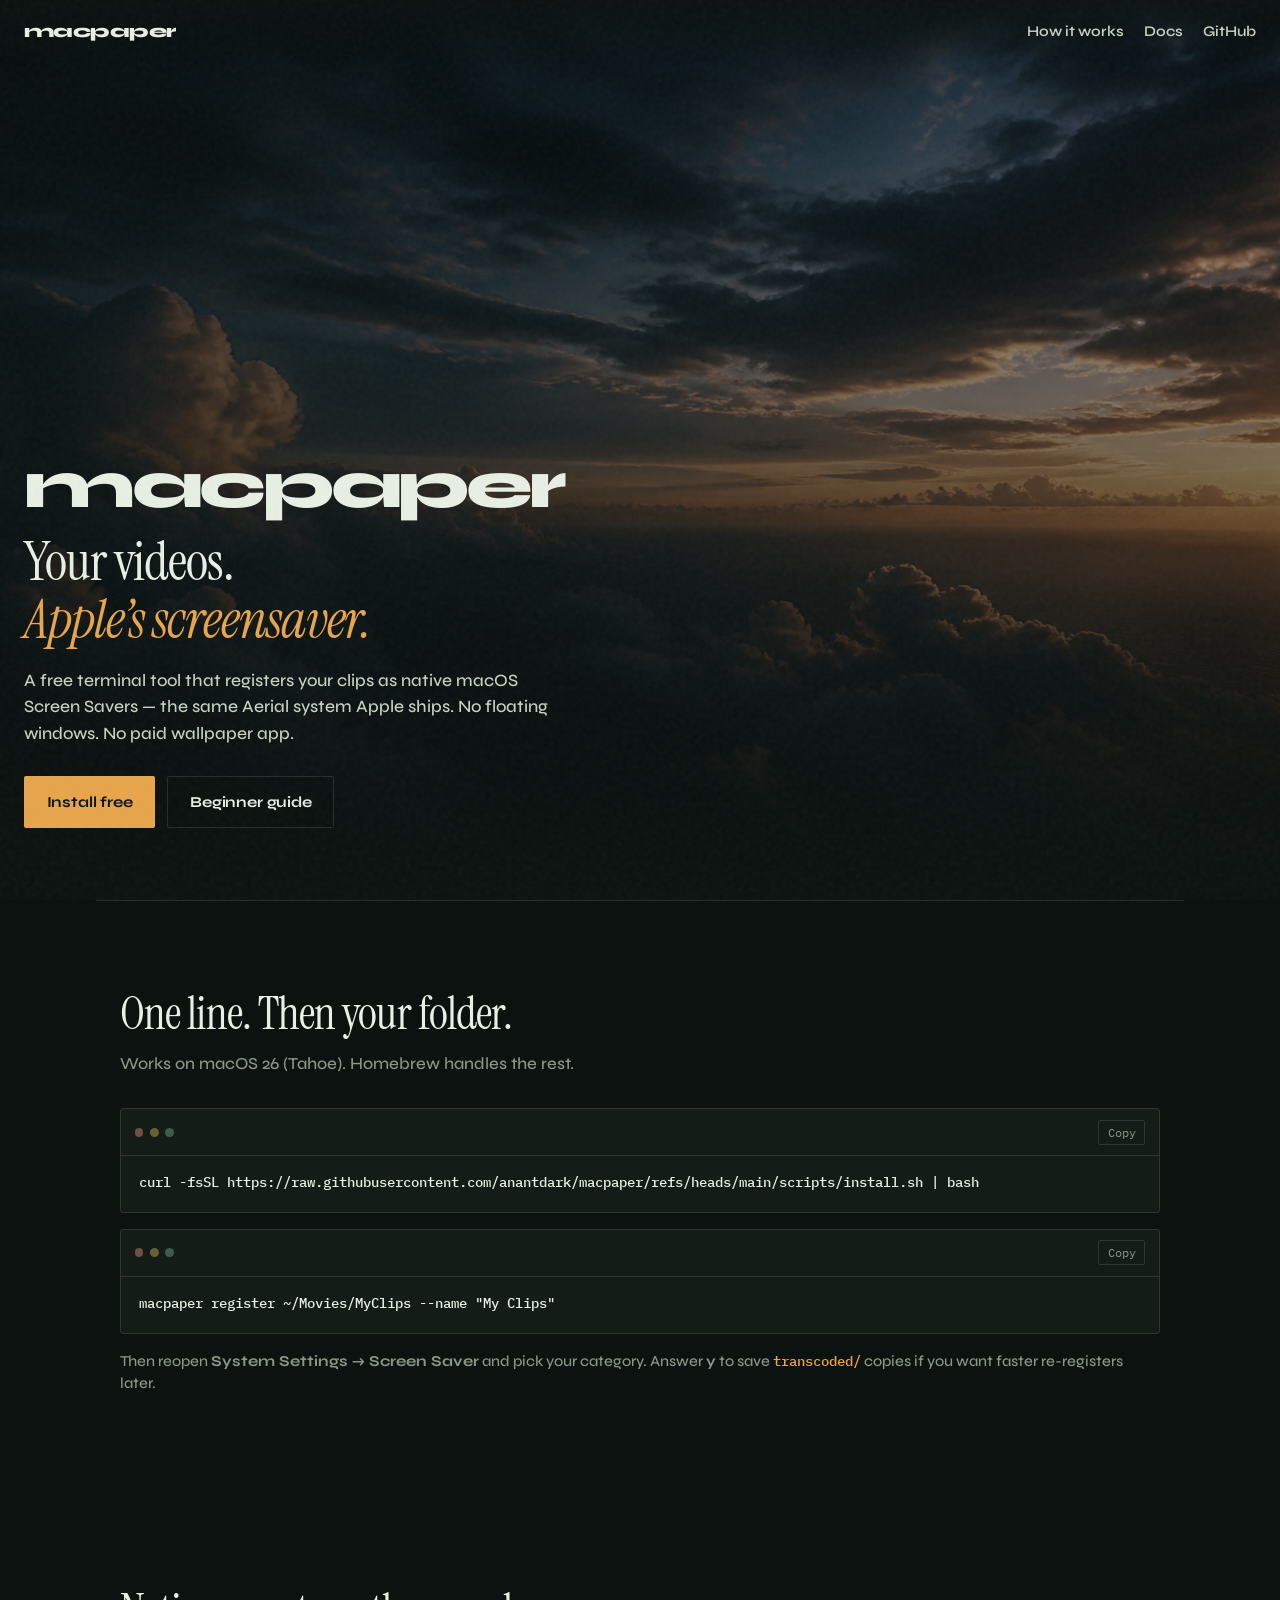
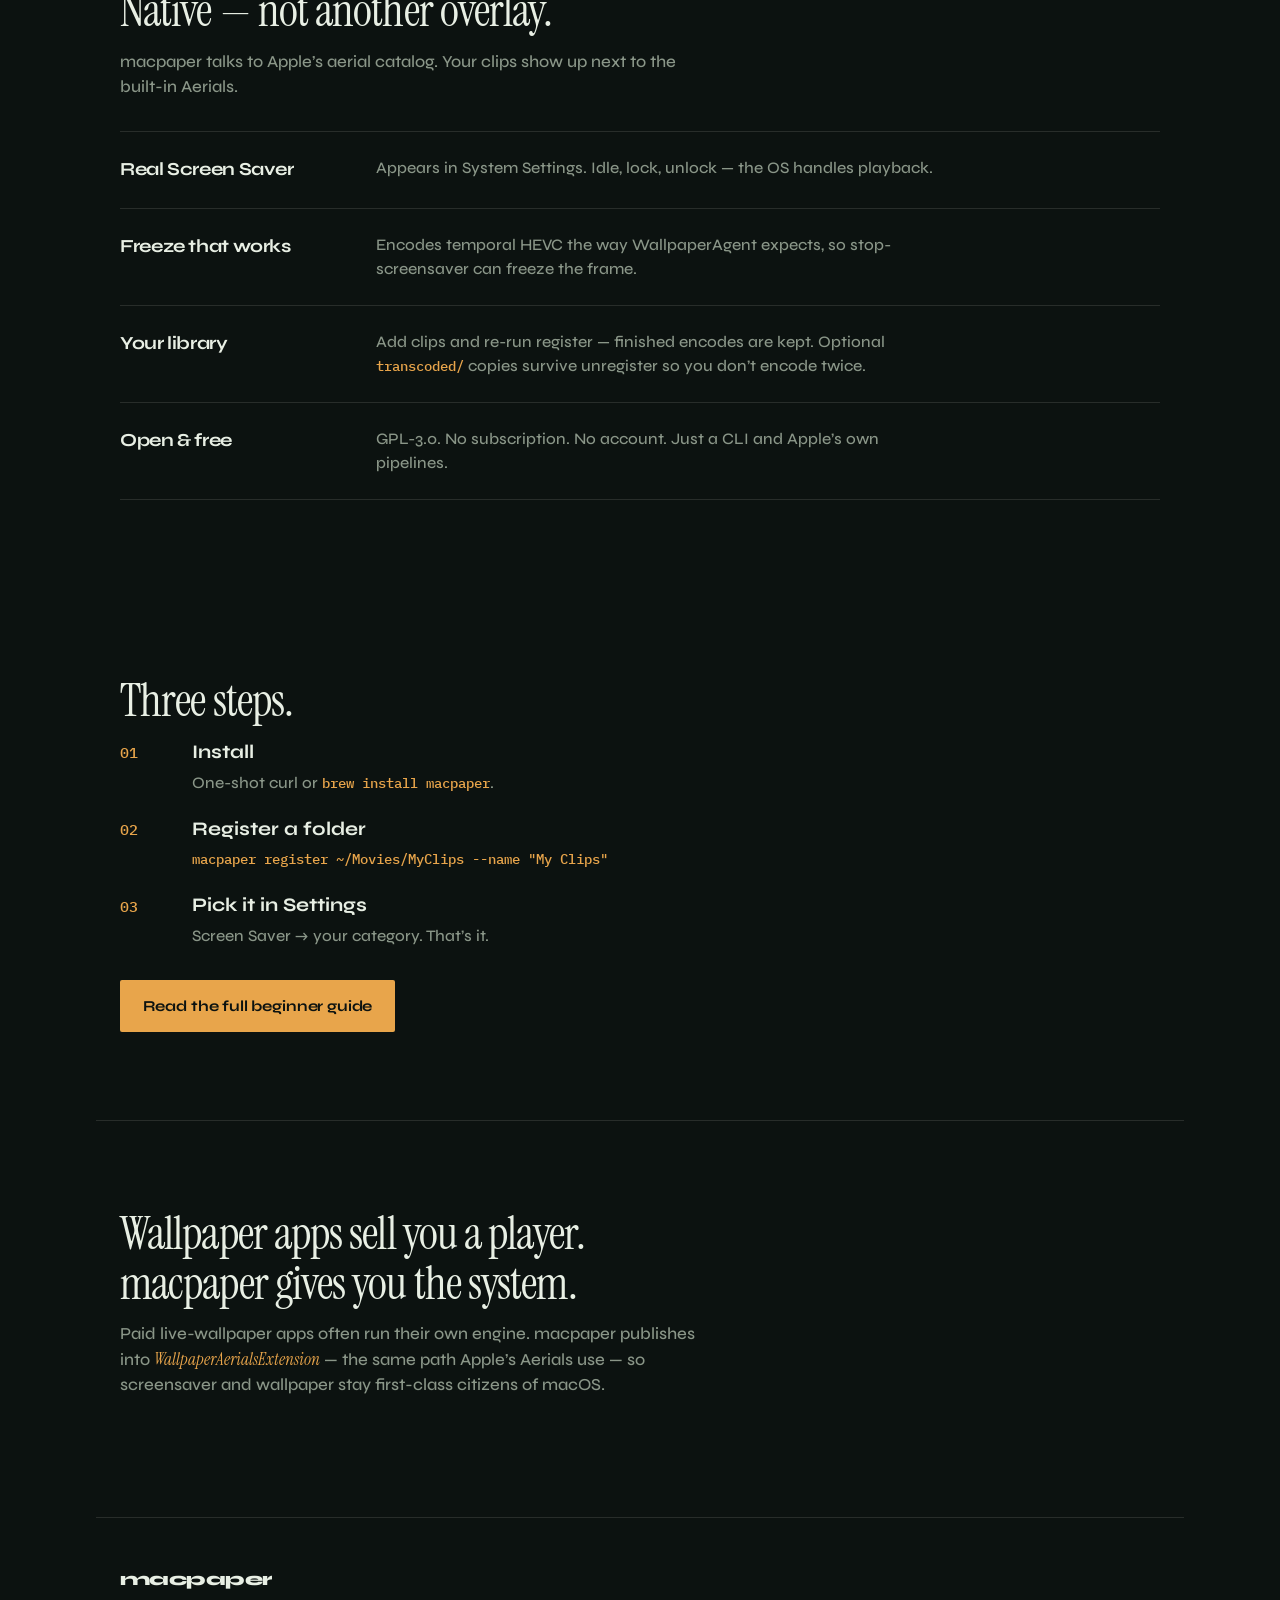
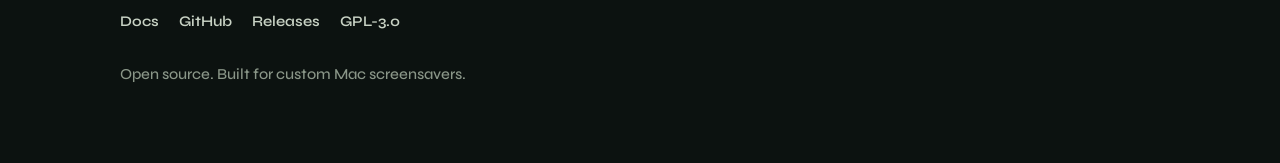
<file: index.html>
<!DOCTYPE html>
<html lang="en">
<head>
  <meta charset="utf-8" />
  <meta name="viewport" content="width=device-width, initial-scale=1" />
  <title>macpaper — Custom video screensavers for Mac</title>
  <meta name="description" content="macpaper turns your videos into native macOS Screen Savers — the same Aerial pipeline Apple uses. Free, open source, terminal-native." />
  <meta property="og:title" content="macpaper — Custom video screensavers for Mac" />
  <meta property="og:description" content="Drop a folder of videos. Get a real Mac screensaver. No paid app, no overlay windows." />
  <meta property="og:type" content="website" />
  <link rel="preconnect" href="https://fonts.googleapis.com" />
  <link rel="preconnect" href="https://fonts.gstatic.com" crossorigin />
  <link href="https://fonts.googleapis.com/css2?family=Instrument+Serif:ital@0;1&family=Syne:wght@500;600;700;800&family=IBM+Plex+Mono:wght@400;500&display=swap" rel="stylesheet" />
  <link rel="stylesheet" href="styles.css" />
</head>
<body>
  <div class="noise" aria-hidden="true"></div>

  <header class="site-header">
    <a class="brand" href="./">macpaper</a>
    <button type="button" class="nav-toggle" aria-expanded="false" aria-controls="site-nav" aria-label="Menu"><svg class="icon-menu" viewBox="0 0 24 24" aria-hidden="true"><path d="M4 7h16M4 12h16M4 17h16"/></svg><svg class="icon-close" viewBox="0 0 24 24" aria-hidden="true"><path d="M6 6l12 12M18 6L6 18"/></svg></button>
    <nav id="site-nav">
      <a href="#how">How it works</a>
      <a href="docs/">Docs</a>
      <a href="https://github.com/anantdark/macpaper" rel="noopener">GitHub</a>
    </nav>
  </header>

  <main>
    <section class="hero">
      <div class="hero-media" aria-hidden="true">
        <img src="assets/hero-aerial.jpg" alt="" />
        <div class="hero-veil"></div>
      </div>
      <div class="hero-copy">
        <p class="brand-mark">macpaper</p>
        <h1>Your videos.<br /><em>Apple’s screensaver.</em></h1>
        <p class="lede">
          A free terminal tool that registers your clips as native macOS Screen Savers —
          the same Aerial system Apple ships. No floating windows. No paid wallpaper app.
        </p>
        <div class="cta-row">
          <a class="btn primary" href="#install">Install free</a>
          <a class="btn ghost" href="docs/">Beginner guide</a>
        </div>
      </div>
    </section>

    <section class="strip" id="install">
      <h2>One line. Then your folder.</h2>
      <p class="section-lede">Works on macOS 26 (Tahoe). Homebrew handles the rest.</p>
      <div class="terminal" data-copy>
        <div class="terminal-bar">
          <span></span><span></span><span></span>
          <button type="button" class="copy-btn" aria-label="Copy install command">Copy</button>
        </div>
        <pre><code>curl -fsSL https://raw.githubusercontent.com/anantdark/macpaper/refs/heads/main/scripts/install.sh | bash</code></pre>
      </div>
      <div class="terminal" data-copy>
        <div class="terminal-bar">
          <span></span><span></span><span></span>
          <button type="button" class="copy-btn" aria-label="Copy register command">Copy</button>
        </div>
        <pre><code>macpaper register ~/Movies/MyClips --name "My Clips"</code></pre>
      </div>
      <p class="fine">Then reopen <strong>System Settings → Screen Saver</strong> and pick your category. Answer <strong>y</strong> to save <code>transcoded/</code> copies if you want faster re-registers later.</p>
    </section>

    <section class="features" id="how">
      <h2>Native — not another overlay.</h2>
      <p class="section-lede">macpaper talks to Apple’s aerial catalog. Your clips show up next to the built-in Aerials.</p>
      <ul class="feature-list">
        <li>
          <h3>Real Screen Saver</h3>
          <p>Appears in System Settings. Idle, lock, unlock — the OS handles playback.</p>
        </li>
        <li>
          <h3>Freeze that works</h3>
          <p>Encodes temporal HEVC the way WallpaperAgent expects, so stop-screensaver can freeze the frame.</p>
        </li>
        <li>
          <h3>Your library</h3>
          <p>Add clips and re-run register — finished encodes are kept. Optional <code>transcoded/</code> copies survive unregister so you don’t encode twice.</p>
        </li>
        <li>
          <h3>Open &amp; free</h3>
          <p>GPL-3.0. No subscription. No account. Just a CLI and Apple’s own pipelines.</p>
        </li>
      </ul>
    </section>

    <section class="steps">
      <h2>Three steps.</h2>
      <ol class="step-list">
        <li>
          <span class="n">01</span>
          <div>
            <h3>Install</h3>
            <p>One-shot curl or <code>brew install macpaper</code>.</p>
          </div>
        </li>
        <li>
          <span class="n">02</span>
          <div>
            <h3>Register a folder</h3>
            <p><code>macpaper register ~/Movies/MyClips --name "My Clips"</code></p>
          </div>
        </li>
        <li>
          <span class="n">03</span>
          <div>
            <h3>Pick it in Settings</h3>
            <p>Screen Saver → your category. That’s it.</p>
          </div>
        </li>
      </ol>
      <a class="btn primary" href="docs/">Read the full beginner guide</a>
    </section>

    <section class="compare">
      <h2>Wallpaper apps sell you a player.<br />macpaper gives you the system.</h2>
      <p class="section-lede">
        Paid live-wallpaper apps often run their own engine. macpaper publishes into
        <em>WallpaperAerialsExtension</em> — the same path Apple’s Aerials use —
        so screensaver and wallpaper stay first-class citizens of macOS.
      </p>
    </section>
  </main>

  <footer class="site-footer">
    <a class="brand" href="./">macpaper</a>
    <div class="footer-links">
      <a href="docs/">Docs</a>
      <a href="https://github.com/anantdark/macpaper">GitHub</a>
      <a href="https://github.com/anantdark/macpaper/releases">Releases</a>
      <a href="https://github.com/anantdark/macpaper/blob/main/LICENSE">GPL-3.0</a>
    </div>
    <p class="fine">Open source. Built for custom Mac screensavers.</p>
  </footer>

  <script src="main.js"></script>
</body>
</html>
</file>
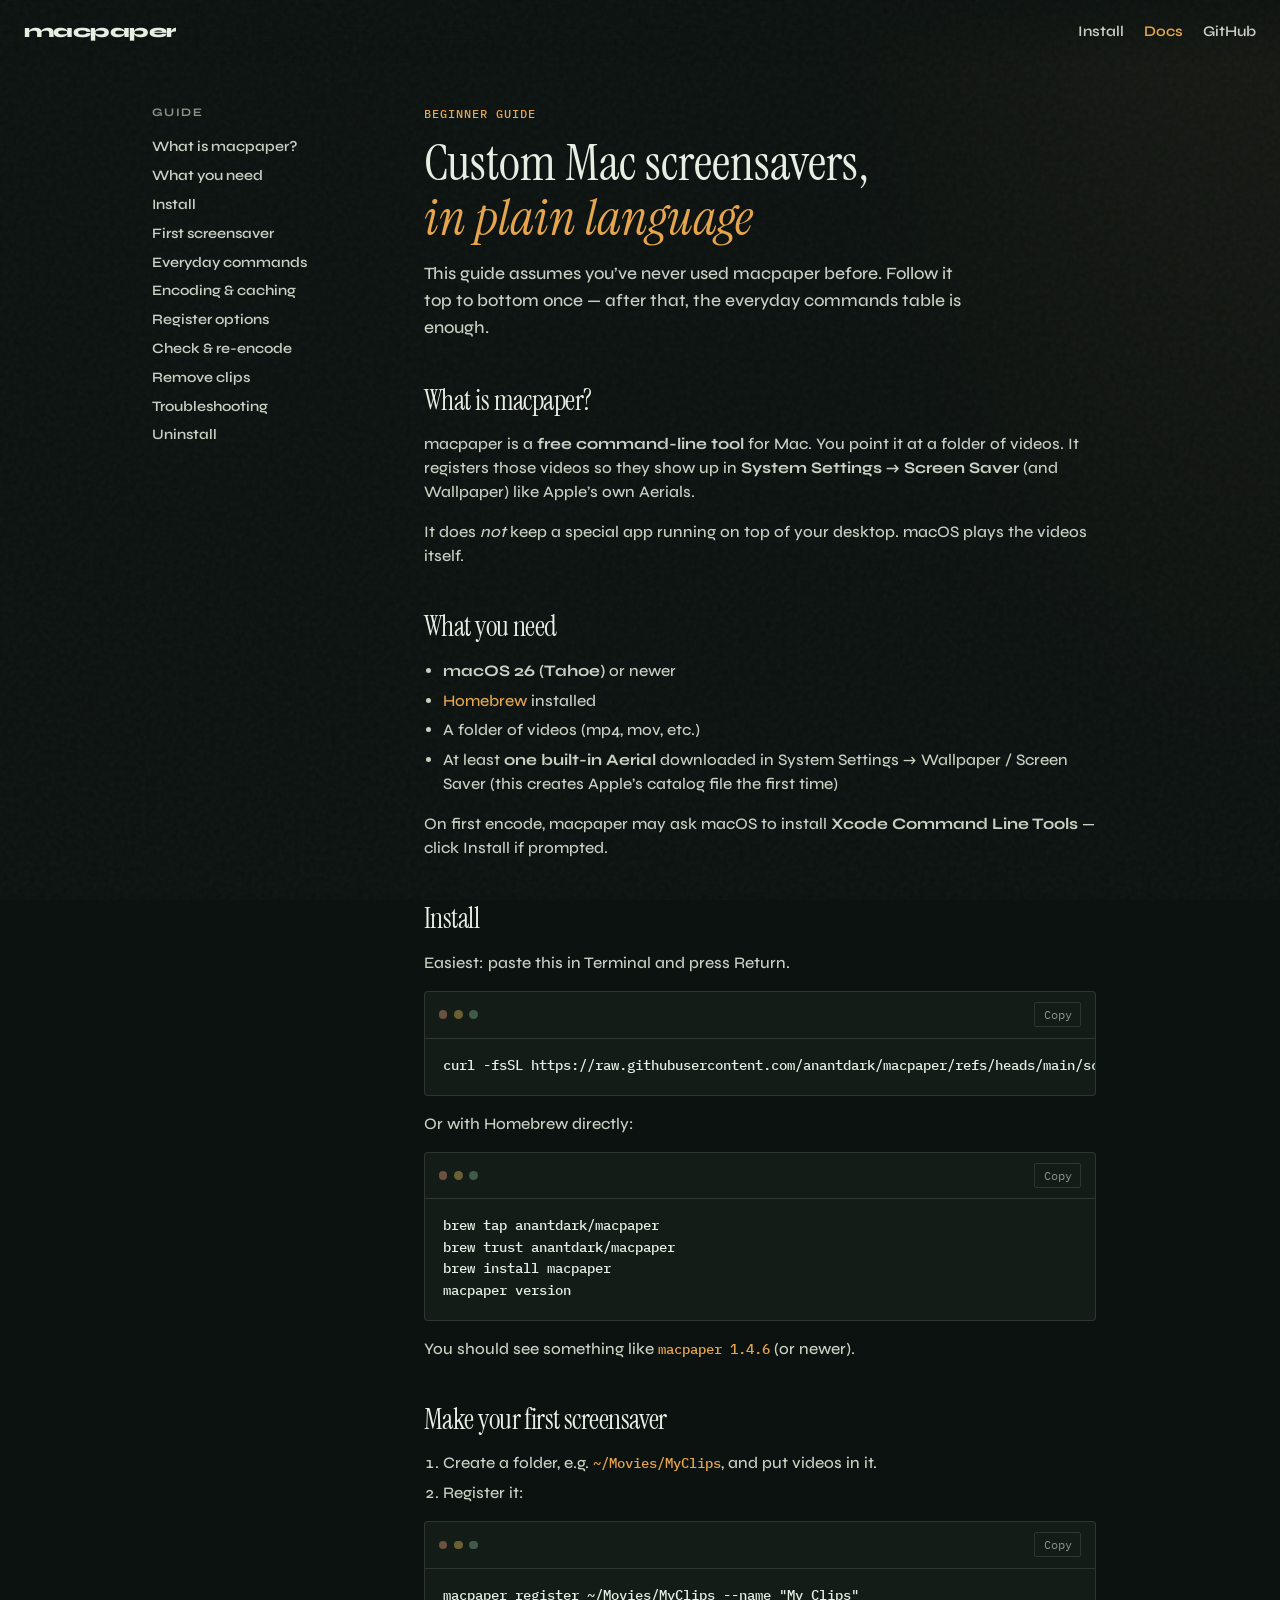
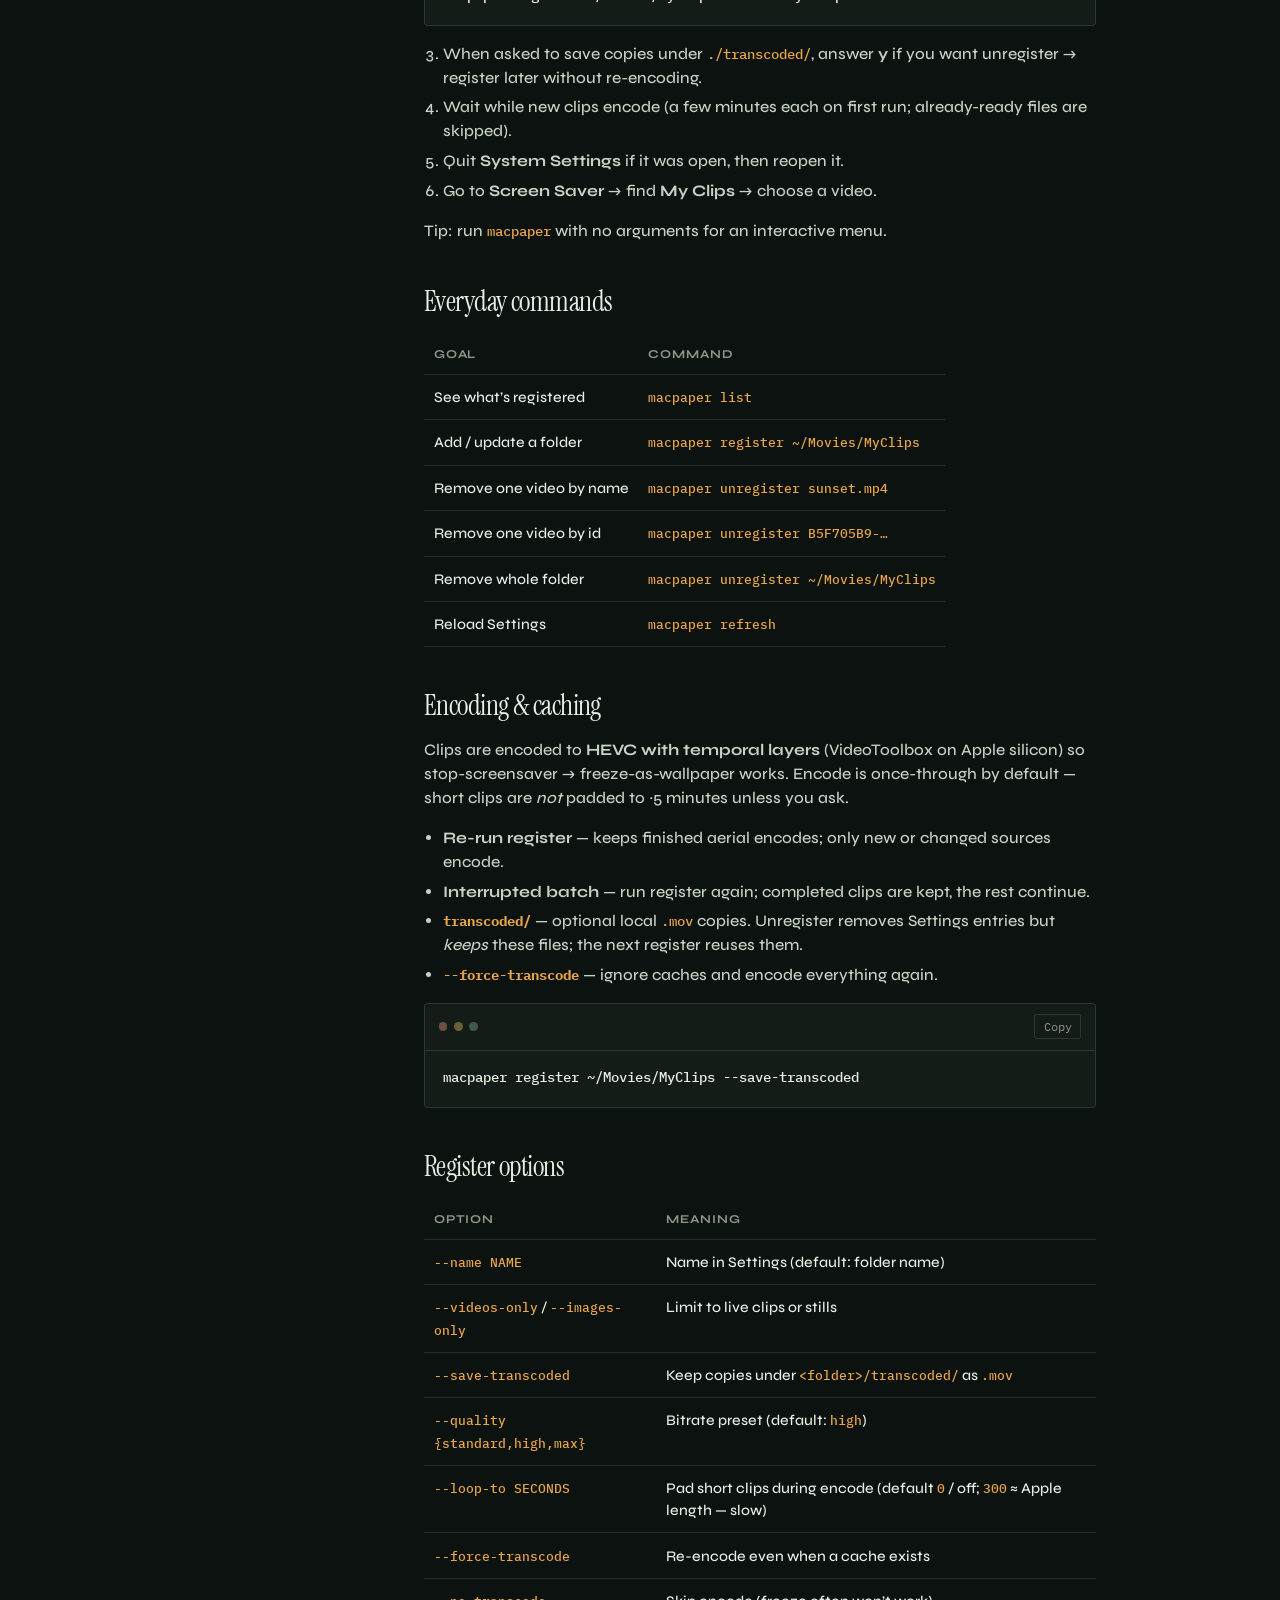
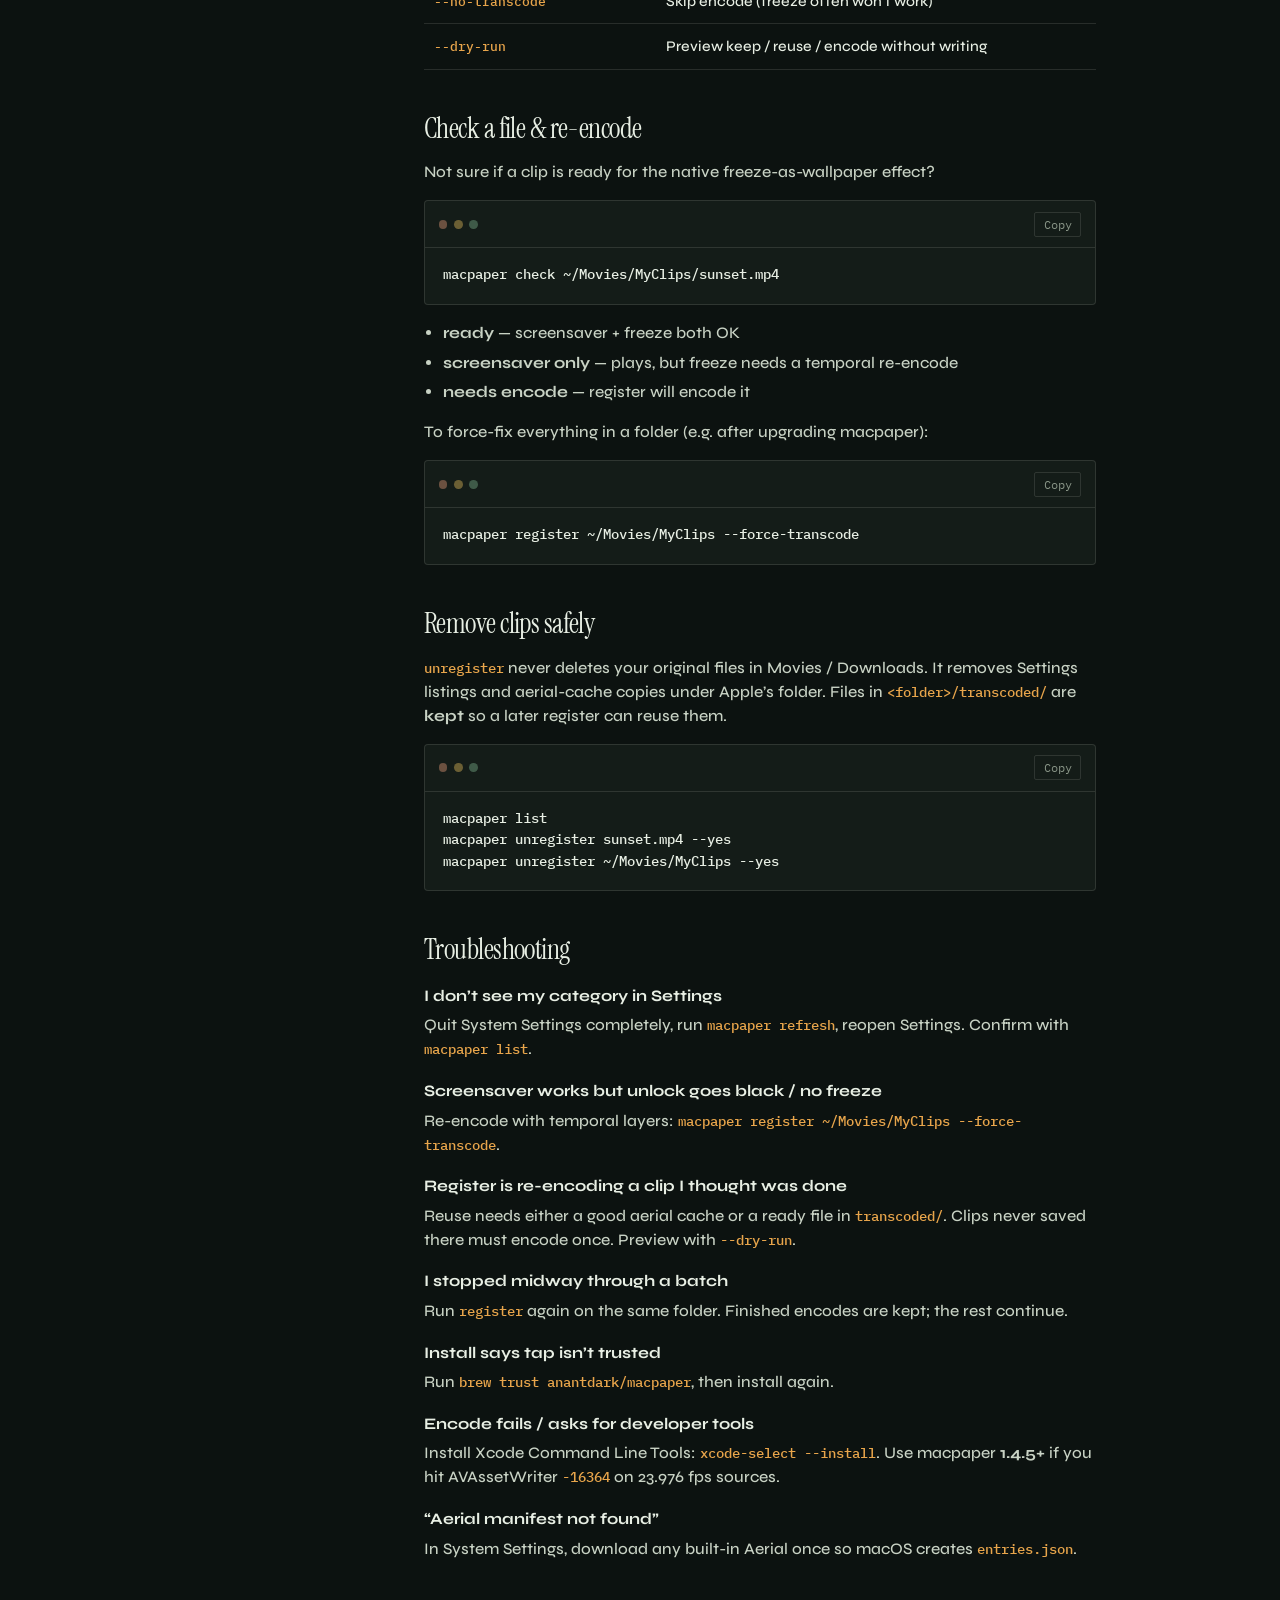
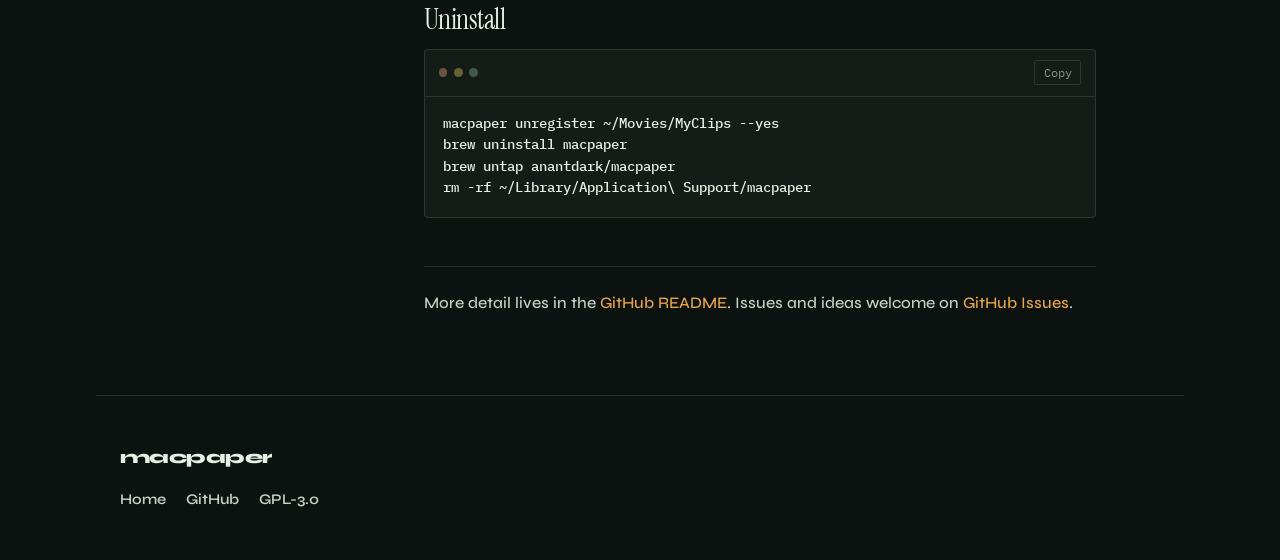
<file: docs/index.html>
<!DOCTYPE html>
<html lang="en">
<head>
  <meta charset="utf-8" />
  <meta name="viewport" content="width=device-width, initial-scale=1" />
  <title>Docs — macpaper</title>
  <meta name="description" content="Beginner-friendly guide to installing macpaper and turning your videos into native macOS screensavers." />
  <link rel="preconnect" href="https://fonts.googleapis.com" />
  <link rel="preconnect" href="https://fonts.gstatic.com" crossorigin />
  <link href="https://fonts.googleapis.com/css2?family=Instrument+Serif:ital@0;1&family=Syne:wght@500;600;700;800&family=IBM+Plex+Mono:wght@400;500&display=swap" rel="stylesheet" />
  <link rel="stylesheet" href="../styles.css" />
</head>
<body class="docs-body">
  <div class="noise" aria-hidden="true"></div>

  <header class="site-header">
    <a class="brand" href="../">macpaper</a>
    <button type="button" class="nav-toggle" aria-expanded="false" aria-controls="site-nav" aria-label="Menu"><svg class="icon-menu" viewBox="0 0 24 24" aria-hidden="true"><path d="M4 7h16M4 12h16M4 17h16"/></svg><svg class="icon-close" viewBox="0 0 24 24" aria-hidden="true"><path d="M6 6l12 12M18 6L6 18"/></svg></button>
    <nav id="site-nav">
      <a href="../#install">Install</a>
      <a href="./" aria-current="page">Docs</a>
      <a href="https://github.com/anantdark/macpaper" rel="noopener">GitHub</a>
    </nav>
  </header>

  <div class="docs-layout">
    <aside class="docs-nav">
      <p class="docs-nav-title">Guide</p>
      <a href="#what">What is macpaper?</a>
      <a href="#need">What you need</a>
      <a href="#install">Install</a>
      <a href="#first">First screensaver</a>
      <a href="#everyday">Everyday commands</a>
      <a href="#encoding">Encoding &amp; caching</a>
      <a href="#options">Register options</a>
      <a href="#check">Check &amp; re-encode</a>
      <a href="#remove">Remove clips</a>
      <a href="#troubleshoot">Troubleshooting</a>
      <a href="#uninstall">Uninstall</a>
    </aside>

    <article class="docs-main">
      <p class="eyebrow">Beginner guide</p>
      <h1>Custom Mac screensavers,<br /><em>in plain language</em></h1>
      <p class="lede">
        This guide assumes you’ve never used macpaper before. Follow it top to bottom once —
        after that, the everyday commands table is enough.
      </p>

      <section id="what">
        <h2>What is macpaper?</h2>
        <p>
          macpaper is a <strong>free command-line tool</strong> for Mac. You point it at a folder of videos.
          It registers those videos so they show up in
          <strong>System Settings → Screen Saver</strong> (and Wallpaper) like Apple’s own Aerials.
        </p>
        <p>
          It does <em>not</em> keep a special app running on top of your desktop.
          macOS plays the videos itself.
        </p>
      </section>

      <section id="need">
        <h2>What you need</h2>
        <ul>
          <li><strong>macOS 26 (Tahoe)</strong> or newer</li>
          <li><a href="https://brew.sh">Homebrew</a> installed</li>
          <li>A folder of videos (mp4, mov, etc.)</li>
          <li>At least <strong>one built-in Aerial</strong> downloaded in System Settings → Wallpaper / Screen Saver (this creates Apple’s catalog file the first time)</li>
        </ul>
        <p>
          On first encode, macpaper may ask macOS to install
          <strong>Xcode Command Line Tools</strong> — click Install if prompted.
        </p>
      </section>

      <section id="install">
        <h2>Install</h2>
        <p>Easiest: paste this in Terminal and press Return.</p>
        <div class="terminal" data-copy>
          <div class="terminal-bar">
            <span></span><span></span><span></span>
            <button type="button" class="copy-btn">Copy</button>
          </div>
          <pre><code>curl -fsSL https://raw.githubusercontent.com/anantdark/macpaper/refs/heads/main/scripts/install.sh | bash</code></pre>
        </div>
        <p>Or with Homebrew directly:</p>
        <div class="terminal" data-copy>
          <div class="terminal-bar">
            <span></span><span></span><span></span>
            <button type="button" class="copy-btn">Copy</button>
          </div>
          <pre><code>brew tap anantdark/macpaper
brew trust anantdark/macpaper
brew install macpaper
macpaper version</code></pre>
        </div>
        <p>You should see something like <code>macpaper 1.4.6</code> (or newer).</p>
      </section>

      <section id="first">
        <h2>Make your first screensaver</h2>
        <ol>
          <li>Create a folder, e.g. <code>~/Movies/MyClips</code>, and put videos in it.</li>
          <li>Register it:</li>
        </ol>
        <div class="terminal" data-copy>
          <div class="terminal-bar">
            <span></span><span></span><span></span>
            <button type="button" class="copy-btn">Copy</button>
          </div>
          <pre><code>macpaper register ~/Movies/MyClips --name "My Clips"</code></pre>
        </div>
        <ol start="3">
          <li>When asked to save copies under <code>./transcoded/</code>, answer <strong>y</strong> if you want unregister → register later without re-encoding.</li>
          <li>Wait while new clips encode (a few minutes each on first run; already-ready files are skipped).</li>
          <li>Quit <strong>System Settings</strong> if it was open, then reopen it.</li>
          <li>Go to <strong>Screen Saver</strong> → find <strong>My Clips</strong> → choose a video.</li>
        </ol>
        <p>
          Tip: run <code>macpaper</code> with no arguments for an interactive menu.
        </p>
      </section>

      <section id="everyday">
        <h2>Everyday commands</h2>
        <table>
          <thead>
            <tr><th>Goal</th><th>Command</th></tr>
          </thead>
          <tbody>
            <tr><td>See what’s registered</td><td><code>macpaper list</code></td></tr>
            <tr><td>Add / update a folder</td><td><code>macpaper register ~/Movies/MyClips</code></td></tr>
            <tr><td>Remove one video by name</td><td><code>macpaper unregister sunset.mp4</code></td></tr>
            <tr><td>Remove one video by id</td><td><code>macpaper unregister B5F705B9-…</code></td></tr>
            <tr><td>Remove whole folder</td><td><code>macpaper unregister ~/Movies/MyClips</code></td></tr>
            <tr><td>Reload Settings</td><td><code>macpaper refresh</code></td></tr>
          </tbody>
        </table>
      </section>

      <section id="encoding">
        <h2>Encoding &amp; caching</h2>
        <p>
          Clips are encoded to <strong>HEVC with temporal layers</strong> (VideoToolbox on Apple silicon)
          so stop-screensaver → freeze-as-wallpaper works. Encode is once-through by default —
          short clips are <em>not</em> padded to ~5 minutes unless you ask.
        </p>
        <ul>
          <li><strong>Re-run register</strong> — keeps finished aerial encodes; only new or changed sources encode.</li>
          <li><strong>Interrupted batch</strong> — run register again; completed clips are kept, the rest continue.</li>
          <li><strong><code>transcoded/</code></strong> — optional local <code>.mov</code> copies. Unregister removes Settings entries but <em>keeps</em> these files; the next register reuses them.</li>
          <li><strong><code>--force-transcode</code></strong> — ignore caches and encode everything again.</li>
        </ul>
        <div class="terminal" data-copy>
          <div class="terminal-bar">
            <span></span><span></span><span></span>
            <button type="button" class="copy-btn">Copy</button>
          </div>
          <pre><code>macpaper register ~/Movies/MyClips --save-transcoded</code></pre>
        </div>
      </section>

      <section id="options">
        <h2>Register options</h2>
        <table>
          <thead>
            <tr><th>Option</th><th>Meaning</th></tr>
          </thead>
          <tbody>
            <tr><td><code>--name NAME</code></td><td>Name in Settings (default: folder name)</td></tr>
            <tr><td><code>--videos-only</code> / <code>--images-only</code></td><td>Limit to live clips or stills</td></tr>
            <tr><td><code>--save-transcoded</code></td><td>Keep copies under <code>&lt;folder&gt;/transcoded/</code> as <code>.mov</code></td></tr>
            <tr><td><code>--quality {standard,high,max}</code></td><td>Bitrate preset (default: <code>high</code>)</td></tr>
            <tr><td><code>--loop-to SECONDS</code></td><td>Pad short clips during encode (default <code>0</code> / off; <code>300</code> ≈ Apple length — slow)</td></tr>
            <tr><td><code>--force-transcode</code></td><td>Re-encode even when a cache exists</td></tr>
            <tr><td><code>--no-transcode</code></td><td>Skip encode (freeze often won’t work)</td></tr>
            <tr><td><code>--dry-run</code></td><td>Preview keep / reuse / encode without writing</td></tr>
          </tbody>
        </table>
      </section>

      <section id="check">
        <h2>Check a file &amp; re-encode</h2>
        <p>Not sure if a clip is ready for the native freeze-as-wallpaper effect?</p>
        <div class="terminal" data-copy>
          <div class="terminal-bar">
            <span></span><span></span><span></span>
            <button type="button" class="copy-btn">Copy</button>
          </div>
          <pre><code>macpaper check ~/Movies/MyClips/sunset.mp4</code></pre>
        </div>
        <ul>
          <li><strong>ready</strong> — screensaver + freeze both OK</li>
          <li><strong>screensaver only</strong> — plays, but freeze needs a temporal re-encode</li>
          <li><strong>needs encode</strong> — register will encode it</li>
        </ul>
        <p>To force-fix everything in a folder (e.g. after upgrading macpaper):</p>
        <div class="terminal" data-copy>
          <div class="terminal-bar">
            <span></span><span></span><span></span>
            <button type="button" class="copy-btn">Copy</button>
          </div>
          <pre><code>macpaper register ~/Movies/MyClips --force-transcode</code></pre>
        </div>
      </section>

      <section id="remove">
        <h2>Remove clips safely</h2>
        <p>
          <code>unregister</code> never deletes your original files in Movies / Downloads.
          It removes Settings listings and aerial-cache copies under Apple’s folder.
          Files in <code>&lt;folder&gt;/transcoded/</code> are <strong>kept</strong> so a later register can reuse them.
        </p>
        <div class="terminal" data-copy>
          <div class="terminal-bar">
            <span></span><span></span><span></span>
            <button type="button" class="copy-btn">Copy</button>
          </div>
          <pre><code>macpaper list
macpaper unregister sunset.mp4 --yes
macpaper unregister ~/Movies/MyClips --yes</code></pre>
        </div>
      </section>

      <section id="troubleshoot">
        <h2>Troubleshooting</h2>
        <dl class="faq">
          <dt>I don’t see my category in Settings</dt>
          <dd>Quit System Settings completely, run <code>macpaper refresh</code>, reopen Settings. Confirm with <code>macpaper list</code>.</dd>
          <dt>Screensaver works but unlock goes black / no freeze</dt>
          <dd>Re-encode with temporal layers: <code>macpaper register ~/Movies/MyClips --force-transcode</code>.</dd>
          <dt>Register is re-encoding a clip I thought was done</dt>
          <dd>Reuse needs either a good aerial cache or a ready file in <code>transcoded/</code>. Clips never saved there must encode once. Preview with <code>--dry-run</code>.</dd>
          <dt>I stopped midway through a batch</dt>
          <dd>Run <code>register</code> again on the same folder. Finished encodes are kept; the rest continue.</dd>
          <dt>Install says tap isn’t trusted</dt>
          <dd>Run <code>brew trust anantdark/macpaper</code>, then install again.</dd>
          <dt>Encode fails / asks for developer tools</dt>
          <dd>Install Xcode Command Line Tools: <code>xcode-select --install</code>. Use macpaper <strong>1.4.5+</strong> if you hit AVAssetWriter <code>-16364</code> on 23.976&nbsp;fps sources.</dd>
          <dt>“Aerial manifest not found”</dt>
          <dd>In System Settings, download any built-in Aerial once so macOS creates <code>entries.json</code>.</dd>
        </dl>
      </section>

      <section id="uninstall">
        <h2>Uninstall</h2>
        <div class="terminal" data-copy>
          <div class="terminal-bar">
            <span></span><span></span><span></span>
            <button type="button" class="copy-btn">Copy</button>
          </div>
          <pre><code>macpaper unregister ~/Movies/MyClips --yes
brew uninstall macpaper
brew untap anantdark/macpaper
rm -rf ~/Library/Application\ Support/macpaper</code></pre>
        </div>
      </section>

      <p class="docs-end">
        More detail lives in the
        <a href="https://github.com/anantdark/macpaper#readme">GitHub README</a>.
        Issues and ideas welcome on
        <a href="https://github.com/anantdark/macpaper/issues">GitHub Issues</a>.
      </p>
    </article>
  </div>

  <footer class="site-footer">
    <a class="brand" href="../">macpaper</a>
    <div class="footer-links">
      <a href="../">Home</a>
      <a href="https://github.com/anantdark/macpaper">GitHub</a>
      <a href="https://github.com/anantdark/macpaper/blob/main/LICENSE">GPL-3.0</a>
    </div>
  </footer>

  <script src="../main.js"></script>
</body>
</html>
</file>
<file: styles.css>
:root {
  --ink: #0c1210;
  --ink-2: #141c18;
  --fog: #c8d2c4;
  --mist: #8a9688;
  --paper: #e8efe4;
  --amber: #e8a54b;
  --amber-deep: #c47d22;
  --ink-rgb: 12, 18, 16;
  --line: rgba(232, 239, 228, 0.12);
  --ease: cubic-bezier(0.22, 1, 0.36, 1);
  --font-display: "Syne", system-ui, sans-serif;
  --font-serif: "Instrument Serif", Georgia, serif;
  --font-mono: "IBM Plex Mono", ui-monospace, monospace;
}

*,
*::before,
*::after {
  box-sizing: border-box;
}

html {
  scroll-behavior: smooth;
}

body {
  margin: 0;
  min-height: 100vh;
  background: var(--ink);
  color: var(--paper);
  font-family: var(--font-display);
  font-weight: 500;
  line-height: 1.5;
  -webkit-font-smoothing: antialiased;
}

.noise {
  pointer-events: none;
  position: fixed;
  inset: 0;
  z-index: 50;
  opacity: 0.04;
  background-image: url("data:image/svg+xml,%3Csvg viewBox='0 0 200 200' xmlns='http://www.w3.org/2000/svg'%3E%3Cfilter id='n'%3E%3CfeTurbulence type='fractalNoise' baseFrequency='0.85' numOctaves='4' stitchTiles='stitch'/%3E%3C/filter%3E%3Crect width='100%25' height='100%25' filter='url(%23n)'/%3E%3C/svg%3E");
}

a {
  color: var(--amber);
  text-decoration: none;
}

a:hover {
  color: var(--paper);
}

code {
  font-family: var(--font-mono);
  font-size: 0.9em;
  color: var(--amber);
}

.site-header {
  position: fixed;
  top: 0;
  left: 0;
  right: 0;
  z-index: 40;
  display: flex;
  align-items: center;
  justify-content: space-between;
  padding: 1.1rem 1.5rem;
  background: linear-gradient(to bottom, rgba(12, 18, 16, 0.92), rgba(12, 18, 16, 0));
}

.brand {
  font-family: var(--font-display);
  font-weight: 800;
  font-size: 1.15rem;
  letter-spacing: -0.03em;
  color: var(--paper) !important;
}

.site-header nav {
  display: flex;
  gap: 1.25rem;
}

.site-header nav a {
  color: var(--fog);
  font-size: 0.92rem;
  font-weight: 600;
}

.site-header nav a[aria-current="page"] {
  color: var(--amber);
}

/* ── Hero ─────────────────────────────────────────── */

.hero {
  position: relative;
  min-height: 100svh;
  display: grid;
  align-items: end;
  padding: 0;
  overflow: hidden;
}

.hero-media {
  position: absolute;
  inset: 0;
}

.hero-media img {
  width: 100%;
  height: 100%;
  object-fit: cover;
  transform: scale(1.06);
  animation: hero-drift 28s var(--ease) infinite alternate;
}

.hero-veil {
  position: absolute;
  inset: 0;
  background:
    linear-gradient(to top, var(--ink) 0%, rgba(12, 18, 16, 0.55) 42%, rgba(12, 18, 16, 0.2) 100%),
    linear-gradient(120deg, rgba(12, 18, 16, 0.55), transparent 55%);
}

.hero-copy {
  position: relative;
  z-index: 1;
  padding: 7rem 1.5rem 4.5rem;
  max-width: 44rem;
}

.brand-mark {
  margin: 0 0 1rem;
  font-size: clamp(2.4rem, 7vw, 4.2rem);
  font-weight: 800;
  letter-spacing: -0.05em;
  line-height: 0.95;
  color: var(--paper);
  animation: rise 0.9s var(--ease) both;
}

.hero h1 {
  margin: 0 0 1.25rem;
  font-family: var(--font-serif);
  font-weight: 400;
  font-size: clamp(2.1rem, 5.5vw, 3.4rem);
  line-height: 1.05;
  letter-spacing: -0.02em;
  animation: rise 0.9s var(--ease) 0.08s both;
}

.hero h1 em {
  font-style: italic;
  color: var(--amber);
}

.lede {
  margin: 0 0 1.75rem;
  max-width: 34rem;
  color: var(--fog);
  font-size: 1.08rem;
  line-height: 1.55;
  animation: rise 0.9s var(--ease) 0.16s both;
}

.cta-row {
  display: flex;
  flex-wrap: wrap;
  gap: 0.75rem;
  animation: rise 0.9s var(--ease) 0.24s both;
}

.btn {
  display: inline-flex;
  align-items: center;
  justify-content: center;
  padding: 0.85rem 1.35rem;
  border-radius: 2px;
  font-weight: 700;
  font-size: 0.95rem;
  letter-spacing: -0.01em;
  border: 1px solid transparent;
  transition: transform 0.25s var(--ease), background 0.25s, color 0.25s, border-color 0.25s;
}

.btn:hover {
  transform: translateY(-1px);
}

.btn.primary {
  background: var(--amber);
  color: var(--ink) !important;
}

.btn.primary:hover {
  background: #f0b45f;
  color: var(--ink) !important;
}

.btn.ghost {
  border-color: var(--line);
  color: var(--paper) !important;
  background: rgba(12, 18, 16, 0.35);
  backdrop-filter: blur(8px);
}

.btn.ghost:hover {
  border-color: var(--amber);
  color: var(--amber) !important;
}

/* ── Sections ─────────────────────────────────────── */

.strip,
.features,
.steps,
.compare {
  padding: 5.5rem 1.5rem;
  max-width: 68rem;
  margin: 0 auto;
}

.strip {
  border-top: 1px solid var(--line);
}

h2 {
  margin: 0 0 0.75rem;
  font-family: var(--font-serif);
  font-weight: 400;
  font-size: clamp(2rem, 4vw, 2.85rem);
  letter-spacing: -0.02em;
  line-height: 1.1;
}

.section-lede {
  margin: 0 0 2rem;
  max-width: 36rem;
  color: var(--mist);
  font-size: 1.05rem;
}

.terminal {
  margin: 0 0 1rem;
  background: var(--ink-2);
  border: 1px solid var(--line);
  border-radius: 4px;
  overflow: hidden;
}

.terminal-bar {
  display: flex;
  align-items: center;
  gap: 0.4rem;
  padding: 0.65rem 0.85rem;
  border-bottom: 1px solid var(--line);
}

.terminal-bar span {
  width: 0.55rem;
  height: 0.55rem;
  border-radius: 50%;
  background: #3a4540;
}

.terminal-bar span:nth-child(1) { background: #6b5140; }
.terminal-bar span:nth-child(2) { background: #6b5f34; }
.terminal-bar span:nth-child(3) { background: #3f5a48; }

.copy-btn {
  margin-left: auto;
  background: transparent;
  border: 1px solid var(--line);
  color: var(--mist);
  font-family: var(--font-mono);
  font-size: 0.72rem;
  padding: 0.25rem 0.55rem;
  cursor: pointer;
  border-radius: 2px;
}

.copy-btn:hover,
.copy-btn.copied {
  color: var(--ink);
  background: var(--amber);
  border-color: var(--amber);
}

.terminal pre {
  margin: 0;
  padding: 1rem 1.1rem 1.15rem;
  overflow-x: auto;
}

.terminal code {
  font-family: var(--font-mono);
  font-size: 0.86rem;
  color: var(--paper);
  white-space: pre;
}

.fine {
  color: var(--mist);
  font-size: 0.95rem;
}

.feature-list {
  list-style: none;
  margin: 0;
  padding: 0;
  display: grid;
  gap: 0;
  border-top: 1px solid var(--line);
}

.feature-list li {
  display: grid;
  grid-template-columns: minmax(10rem, 14rem) 1fr;
  gap: 1rem 2rem;
  padding: 1.5rem 0;
  border-bottom: 1px solid var(--line);
}

.feature-list h3 {
  margin: 0;
  font-size: 1.15rem;
  font-weight: 700;
  letter-spacing: -0.02em;
}

.feature-list p {
  margin: 0;
  color: var(--mist);
  max-width: 36rem;
}

.step-list {
  list-style: none;
  margin: 0 0 2rem;
  padding: 0;
  display: grid;
  gap: 1.25rem;
}

.step-list li {
  display: grid;
  grid-template-columns: 3.5rem 1fr;
  gap: 1rem;
  align-items: start;
}

.step-list .n {
  font-family: var(--font-mono);
  color: var(--amber);
  font-size: 0.95rem;
  padding-top: 0.2rem;
}

.step-list h3 {
  margin: 0 0 0.25rem;
  font-size: 1.2rem;
}

.step-list p {
  margin: 0;
  color: var(--mist);
}

.compare {
  border-top: 1px solid var(--line);
}

.compare em {
  font-family: var(--font-serif);
  font-style: italic;
  color: var(--amber);
}

.site-footer {
  padding: 3rem 1.5rem 4rem;
  border-top: 1px solid var(--line);
  display: grid;
  gap: 1rem;
  max-width: 68rem;
  margin: 0 auto;
}

.footer-links {
  display: flex;
  flex-wrap: wrap;
  gap: 1rem 1.25rem;
}

.footer-links a {
  color: var(--fog);
  font-weight: 600;
  font-size: 0.92rem;
}

/* ── Docs ─────────────────────────────────────────── */

.docs-body {
  background:
    radial-gradient(ellipse 80% 50% at 100% -10%, rgba(232, 165, 75, 0.08), transparent 50%),
    var(--ink);
}

.docs-layout {
  display: grid;
  grid-template-columns: 14rem minmax(0, 42rem);
  gap: 3rem;
  max-width: 64rem;
  margin: 0 auto;
  padding: 6.5rem 1.5rem 4rem;
}

.docs-nav {
  position: sticky;
  top: 5rem;
  align-self: start;
  display: grid;
  gap: 0.45rem;
}

.docs-nav-title {
  margin: 0 0 0.5rem;
  font-size: 0.72rem;
  text-transform: uppercase;
  letter-spacing: 0.12em;
  color: var(--mist);
  font-weight: 700;
}

.docs-nav a {
  color: var(--fog);
  font-size: 0.9rem;
  font-weight: 600;
}

.docs-nav a:hover {
  color: var(--amber);
}

.docs-main .eyebrow {
  margin: 0 0 0.75rem;
  font-family: var(--font-mono);
  font-size: 0.78rem;
  letter-spacing: 0.08em;
  text-transform: uppercase;
  color: var(--amber);
}

.docs-main h1 {
  margin: 0 0 1rem;
  font-family: var(--font-serif);
  font-weight: 400;
  font-size: clamp(2.2rem, 5vw, 3.2rem);
  line-height: 1.08;
}

.docs-main h1 em {
  font-style: italic;
  color: var(--amber);
}

.docs-main h2 {
  margin: 2.75rem 0 0.85rem;
  font-size: 1.75rem;
  scroll-margin-top: 5rem;
}

.docs-main p,
.docs-main li,
.docs-main dd {
  color: var(--fog);
}

.docs-main ul,
.docs-main ol {
  padding-left: 1.2rem;
}

.docs-main li + li {
  margin-top: 0.35rem;
}

.docs-main table {
  width: 100%;
  border-collapse: collapse;
  font-size: 0.92rem;
  margin: 1rem 0 1.5rem;
}

.docs-main th,
.docs-main td {
  text-align: left;
  padding: 0.7rem 0.6rem;
  border-bottom: 1px solid var(--line);
  vertical-align: top;
}

.docs-main th {
  color: var(--mist);
  font-size: 0.75rem;
  text-transform: uppercase;
  letter-spacing: 0.08em;
}

.faq dt {
  margin-top: 1.1rem;
  font-weight: 700;
  color: var(--paper);
}

.faq dd {
  margin: 0.35rem 0 0;
}

.docs-end {
  margin-top: 3rem;
  padding-top: 1.5rem;
  border-top: 1px solid var(--line);
}

/* ── Motion ───────────────────────────────────────── */

@keyframes rise {
  from {
    opacity: 0;
    transform: translateY(18px);
  }
  to {
    opacity: 1;
    transform: translateY(0);
  }
}

@keyframes hero-drift {
  from { transform: scale(1.06) translate3d(0, 0, 0); }
  to { transform: scale(1.12) translate3d(-1.5%, -1%, 0); }
}

.reveal {
  opacity: 0;
  transform: translateY(22px);
  transition: opacity 0.8s var(--ease), transform 0.8s var(--ease);
}

.reveal.in {
  opacity: 1;
  transform: none;
}

/* ── Responsive ───────────────────────────────────── */

img, video {
  max-width: 100%;
  height: auto;
}

.site-header {
  gap: 1rem;
}

.site-header .brand {
  margin-right: auto;
  position: relative;
  z-index: 2;
}

.nav-toggle {
  display: none;
  position: relative;
  z-index: 2;
  width: 2.5rem;
  height: 2.5rem;
  padding: 0;
  border: 1px solid var(--line);
  border-radius: 2px;
  background: rgba(var(--ink-rgb, 12, 18, 16), 0.35);
  color: var(--paper);
  cursor: pointer;
  align-items: center;
  justify-content: center;
}

.nav-toggle svg {
  width: 1.15rem;
  height: 1.15rem;
  stroke: currentColor;
  stroke-width: 2;
  fill: none;
  stroke-linecap: round;
}

.nav-toggle .icon-close { display: none; }
.nav-toggle[aria-expanded="true"] .icon-menu { display: none; }
.nav-toggle[aria-expanded="true"] .icon-close { display: block; }

.site-header nav {
  display: flex;
  flex-wrap: wrap;
  gap: 0.85rem 1.25rem;
  align-items: center;
  justify-content: flex-end;
}

.docs-main table {
  display: block;
  width: 100%;
  overflow-x: auto;
  -webkit-overflow-scrolling: touch;
}

.terminal pre {
  -webkit-overflow-scrolling: touch;
}

.terminal code {
  word-break: normal;
  overflow-wrap: normal;
}

@media (max-width: 860px) {
  .site-header {
    padding: 0.85rem 1rem;
  }

  .hero-copy {
    padding: 5.5rem 1rem 3rem;
  }

  .strip,
  .features,
  .steps,
  .compare {
    padding: 3.5rem 1rem;
  }

  .feature-list li {
    grid-template-columns: 1fr;
    gap: 0.35rem;
  }

  .step-list li {
    grid-template-columns: 2.75rem 1fr;
    gap: 0.75rem;
  }

  .docs-layout,
  .docs-layout-wide {
    grid-template-columns: 1fr;
    gap: 1.75rem;
    padding: 5.5rem 1rem 3rem;
  }

  .docs-nav {
    position: static;
    display: flex;
    flex-wrap: wrap;
    gap: 0.55rem 0.9rem;
  }

  .docs-nav-title {
    width: 100%;
  }

  .phone-row {
    grid-template-columns: repeat(3, minmax(0, 1fr));
    gap: 0.65rem;
  }

  .phone img {
    border-radius: 0.7rem;
  }

  .site-footer {
    padding: 2.5rem 1rem 3rem;
  }

  .terminal code {
    font-size: 0.78rem;
  }
}

@media (max-width: 640px) {
  .nav-toggle {
    display: inline-flex;
  }

  .site-header nav {
    display: none;
    position: absolute;
    top: calc(100% - 0.15rem);
    left: 0;
    right: 0;
    flex-direction: column;
    align-items: stretch;
    gap: 0;
    padding: 0.5rem 0.75rem 0.85rem;
    background: rgba(var(--ink-rgb, 12, 18, 16), 0.96);
    border-bottom: 1px solid var(--line);
    backdrop-filter: blur(12px);
  }

  .site-header nav.is-open {
    display: flex;
  }

  .site-header nav a {
    padding: 0.75rem 0.6rem;
    border-bottom: 1px solid var(--line);
    font-size: 1rem;
  }

  .site-header nav a:last-child {
    border-bottom: 0;
  }

  .brand-mark {
    font-size: clamp(2rem, 11vw, 2.8rem);
  }

  .hero h1,
  .docs-main h1 {
    font-size: clamp(1.75rem, 8vw, 2.4rem);
  }

  h2 {
    font-size: clamp(1.55rem, 7vw, 2.1rem);
  }

  .lede,
  .section-lede {
    font-size: 1rem;
  }

  .cta-row {
    flex-direction: column;
    align-items: stretch;
  }

  .btn {
    width: 100%;
  }

  .phone-row {
    grid-template-columns: 1fr;
    justify-items: center;
    gap: 1.5rem;
  }

  .phone img {
    max-width: min(260px, 78vw);
  }

  .store-badge img {
    height: 48px;
  }

  .store-row {
    justify-content: center;
  }

  .footer-links {
    flex-direction: column;
    gap: 0.65rem;
  }

  .terminal pre {
    padding: 0.85rem;
  }

  .terminal code {
    font-size: 0.72rem;
  }
}

@media (max-width: 380px) {
  .hero-copy {
    padding-top: 5rem;
  }

  .btn {
    padding: 0.8rem 1rem;
  }
}

@media (prefers-reduced-motion: reduce) {
  .hero-media img,
  .brand-mark,
  .hero h1,
  .lede,
  .cta-row,
  .reveal {
    animation: none !important;
    transition: none !important;
    opacity: 1 !important;
    transform: none !important;
  }
}
</file>
